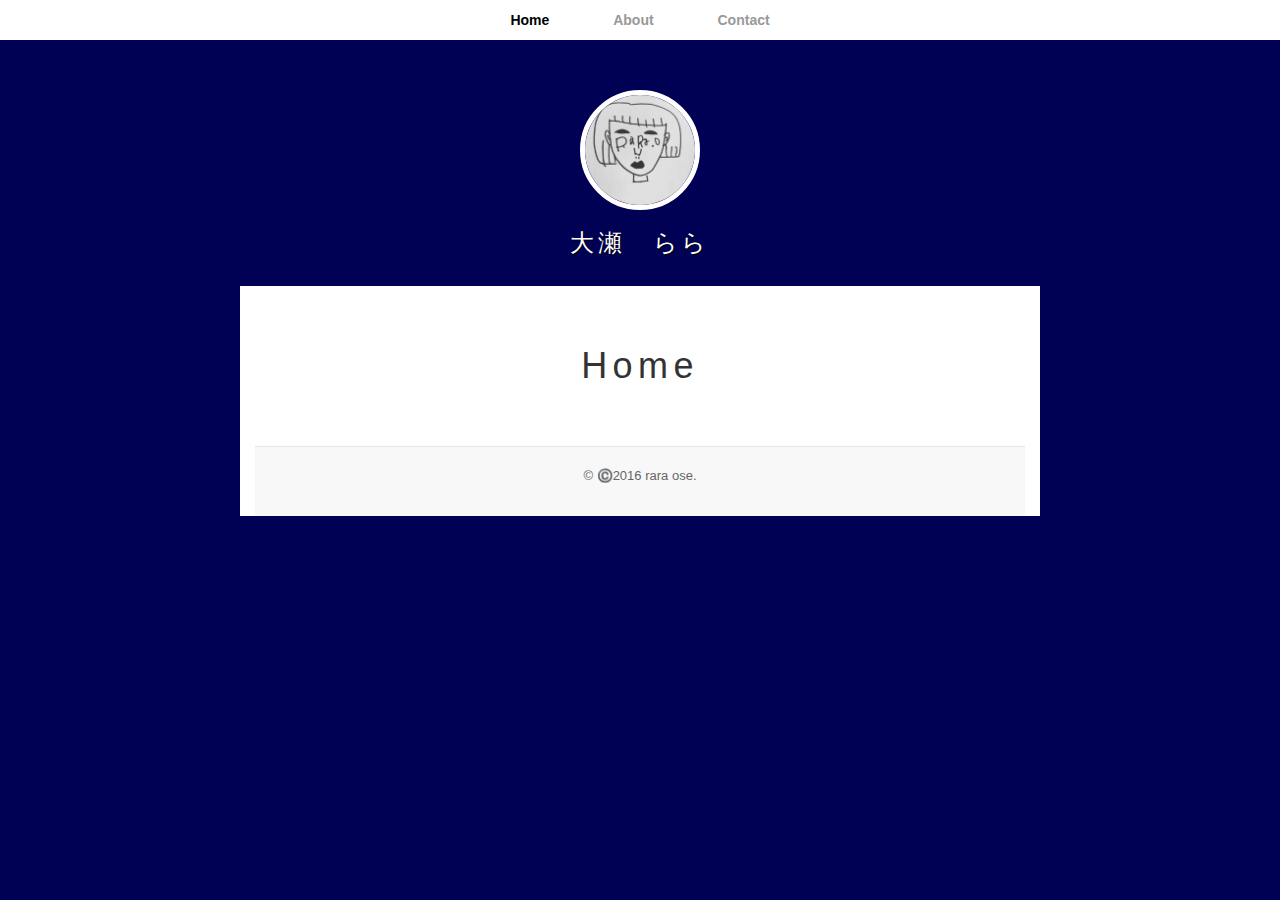
<file: index.html>
<!DOCTYPE html>
<html lang="ja">
  <head>
    <meta charset="utf-8">
    <meta http-equiv="X-UA-Compatible" content="IE=edge">
    <meta name="viewport" content="width=device-width, initial-scale=1">
    <title>大瀬らら｜自己紹介</title>
    <!-- BootstrapのCSS読み込み -->
    <link rel="stylesheet" href="//maxcdn.bootstrapcdn.com/bootstrap/3.3.5/css/bootstrap.min.css">
    <!-- jQuery読み込み -->
    <script src="//ajax.googleapis.com/ajax/libs/jquery/1.11.3/jquery.min.js"></script>
    <!-- BootstrapのJS読み込み -->
    <script src="//maxcdn.bootstrapcdn.com/bootstrap/3.3.5/js/bootstrap.min.js"></script>
    <link rel="stylesheet" href="about.css">
    <style>
      body {
        font-size: 14px;
      }
      
      .navbar {
        border-radius: 0; 
      }
      
      .row {
        margin-bottom: 50px;
      }
      
      .icon {
        text-align: center;
      }
      
      .icon .glyphicon {
        margin-bottom: 10px;
        font-size: 40px;
        color: #777;
      }
      
      .content h2 {
        margin-top: 0;
        padding-bottom: 15px;
      }
      .content p {
        margin-bottom: 30px;
      }
      
      footer {
        border-top: 1px solid#e7e7e7;
        background-color: #f8f8f8;
        text-align: center;
      }
      
      .copyright {
        padding: 20px 0;
        font-size: 12px;
        color: #666;
      }
      
      @media (max-width: 768px) {
        body {
          font-size: 12px;
        }
        h1 {
          font-size: 30px;
        }
        h2 {
          font-size: 24px;
        }
        .panel-title {
          font-size: 14px;
        }
      }
    </style>
    
  <body>
    <header>
      <nav>
        <ul>
          <li><a href="index.html" class="selected">Home</a></li>
          <li><a href="about.html" >About</a></li>
          <li><a href="contact.html">Contact</a></li>
        </ul>
      </nav>
      <div id="logo">
        <img src="raraose.jpg" alt="">
        <h3>大瀬　らら</h3>
      </div>
    </header>
    <div class="container">
      <section>
        <h1>Home</h1>
      
      </section>
      <footer>
        <p>&copy; ©️2016 rara ose.</p>
      </footer>
    </div>
  </body>
</html>
</file>
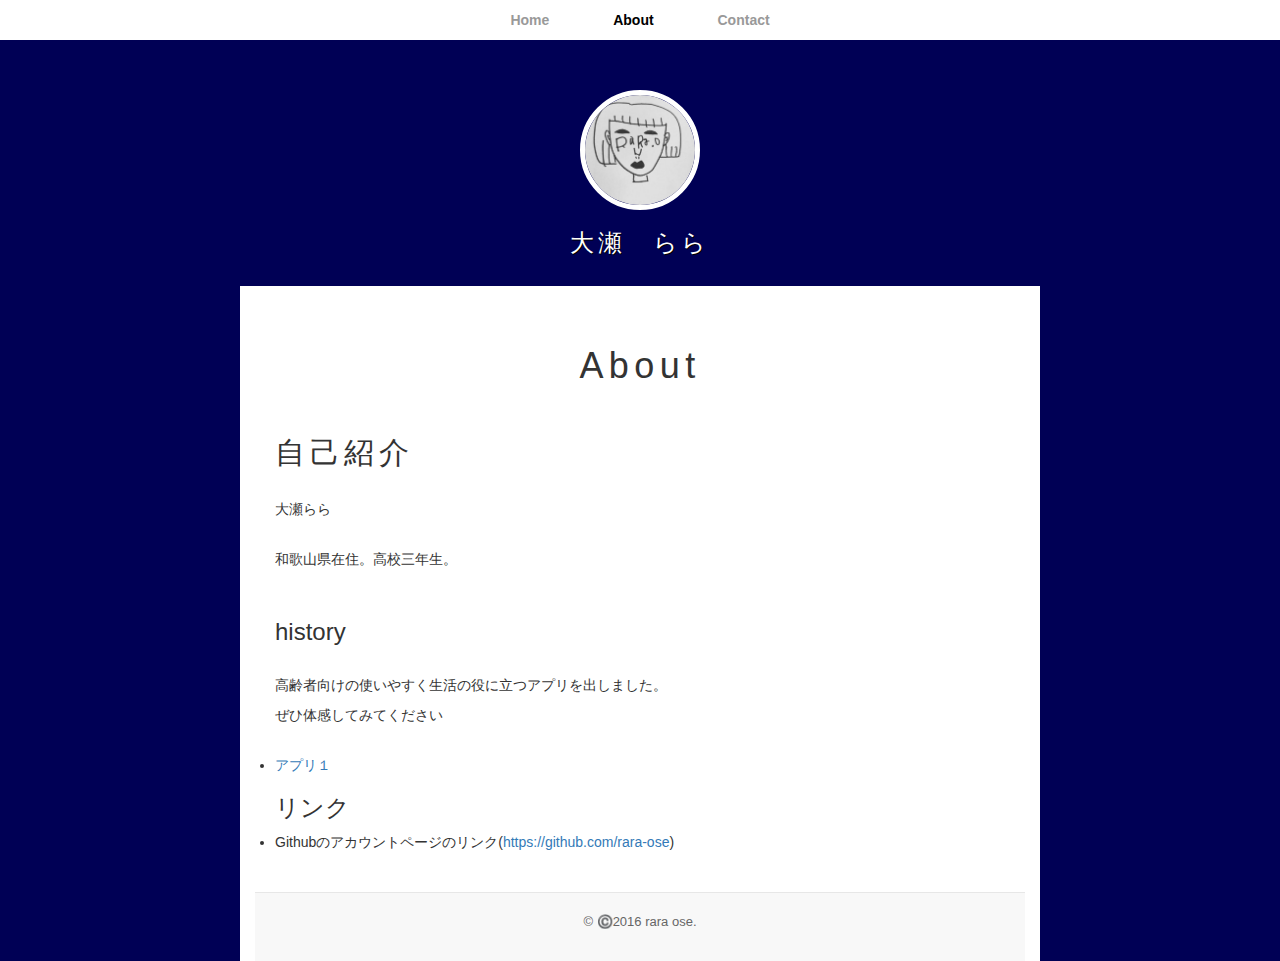
<file: about.html>
<!DOCTYPE html>
<html lang="ja">
  <head>
    <meta charset="utf-8">
    <meta http-equiv="X-UA-Compatible" content="IE=edge">
    <meta name="viewport" content="width=device-width, initial-scale=1">
    <title>大瀬らら｜自己紹介</title>
    <!-- BootstrapのCSS読み込み -->
    <link rel="stylesheet" href="//maxcdn.bootstrapcdn.com/bootstrap/3.3.5/css/bootstrap.min.css">
    <!-- jQuery読み込み -->
    <script src="//ajax.googleapis.com/ajax/libs/jquery/1.11.3/jquery.min.js"></script>
    <!-- BootstrapのJS読み込み -->
    <script src="//maxcdn.bootstrapcdn.com/bootstrap/3.3.5/js/bootstrap.min.js"></script>
    <link rel="stylesheet" href="about.css">
    <style>
      body {
        font-size: 14px;
      }
      
      .navbar {
        border-radius: 0; 
      }
      
      .row {
        margin-bottom: 50px;
      }
      
      .icon {
        text-align: center;
      }
      
      .icon .glyphicon {
        margin-bottom: 10px;
        font-size: 40px;
        color: #777;
      }
      
      .content h2 {
        margin-top: 0;
        padding-bottom: 15px;
      }
      .content p {
        margin-bottom: 30px;
      }
      
      footer {
        border-top: 1px solid#e7e7e7;
        background-color: #f8f8f8;
        text-align: center;
      }
      
      .copyright {
        padding: 20px 0;
        font-size: 12px;
        color: #666;
      }
      
      @media (max-width: 768px) {
        body {
          font-size: 12px;
        }
        h1 {
          font-size: 30px;
        }
        h2 {
          font-size: 24px;
        }
        .panel-title {
          font-size: 14px;
        }
      }
    </style>
    
  <body>
    <header>
      <nav>
        <ul>
          <li><a href="index.html">Home</a></li>
          <li><a href="about.html" class="selected">About</a></li>
          <li><a href="contact.html">Contact</a></li>
        </ul>
      </nav>
      <div id="logo">
        <img src="raraose.jpg" alt="">
        <h3>大瀬　らら</h3>
      </div>
    </header>
    <div class="container">
      <section>
        <h1>About</h1>
        <h2>自己紹介</h2>
    
        <p>大瀬らら</p><br>
        <p>和歌山県在住。高校三年生。</p><br>
        <h3>history</h3><br>
        <p>高齢者向けの使いやすく生活の役に立つアプリを出しました。
        </p>
         <p>ぜひ体感してみてください</p><br>
        <ul>
          
          <li><a target="_blank">アプリ１</a></li>
      </ul>
      <h3>リンク</h3>
      <ul>
      <li>Githubのアカウントページのリンク(<a href=https://github.com/rara-ose>https://github.com/rara-ose</a>)</li>
      </ul>
      </section>
      <footer>
        <p>&copy; ©️2016 rara ose.</p>
      </footer>
    </div>
  </body>
</html>
</file>
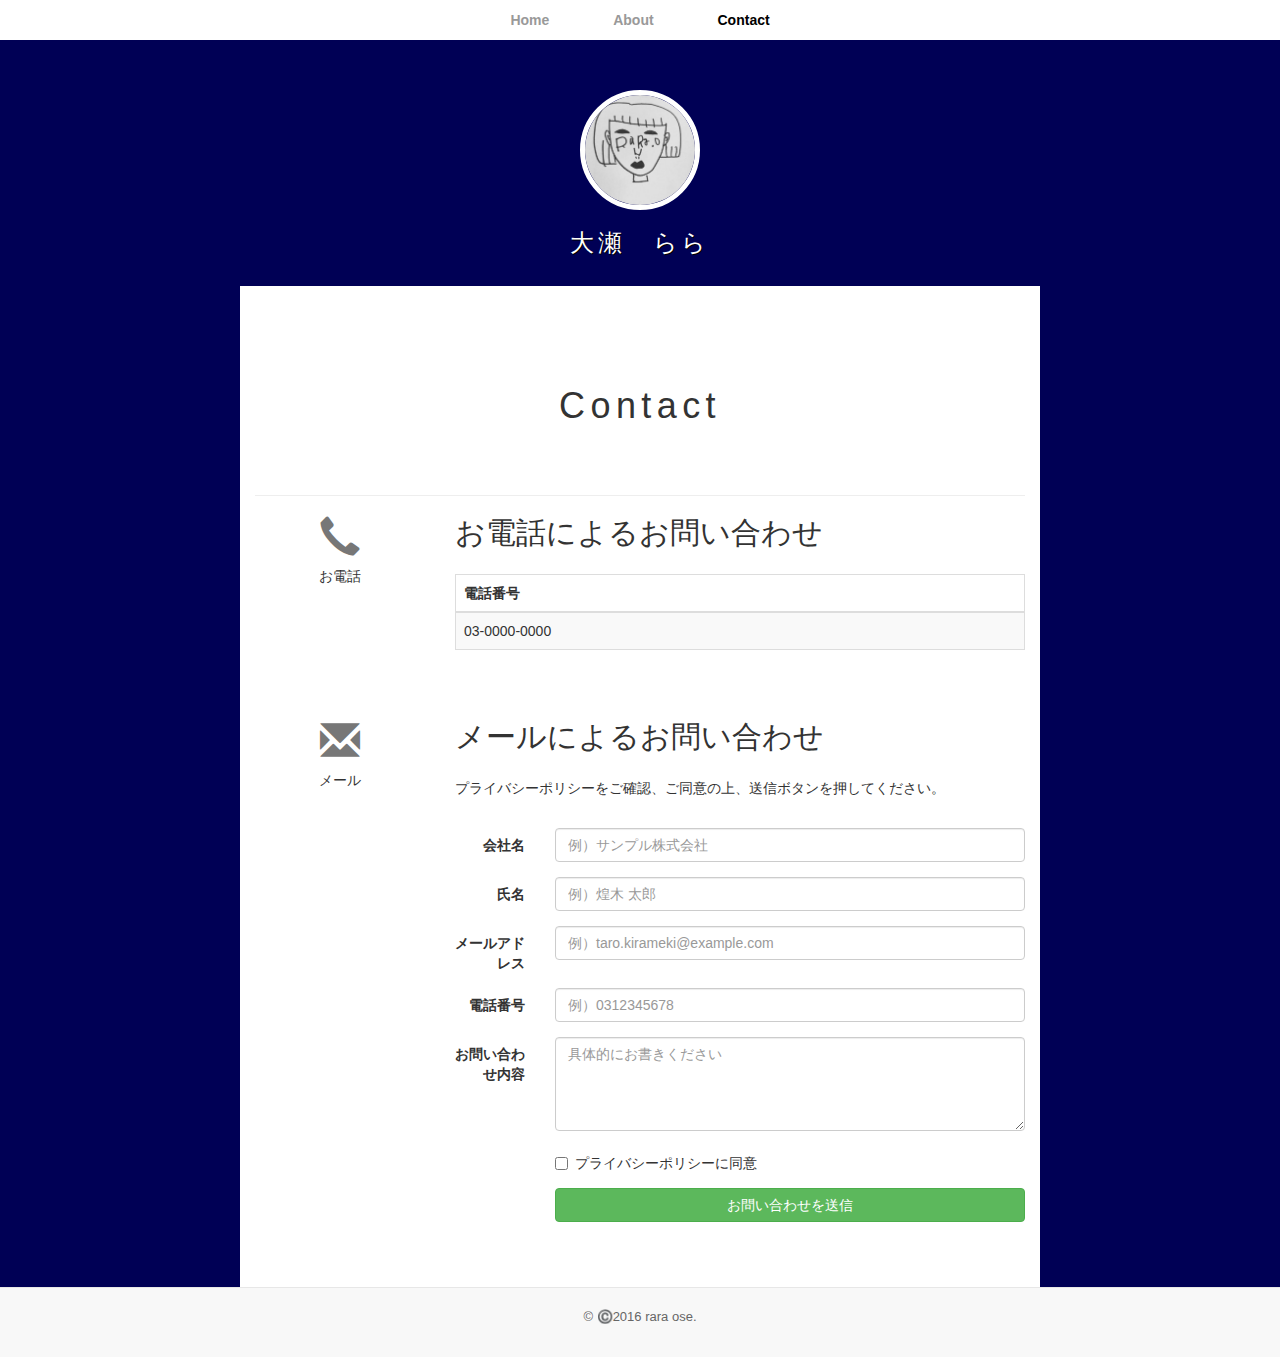
<file: contact.html>
<!DOCTYPE html>
<html lang="ja">
  <head>
    <meta charset="utf-8">
    <meta http-equiv="X-UA-Compatible" content="IE=edge">
    <meta name="viewport" content="width=device-width, initial-scale=1">
    <title>大瀬らら｜自己紹介</title>
    <!-- BootstrapのCSS読み込み -->
    <link rel="stylesheet" href="//maxcdn.bootstrapcdn.com/bootstrap/3.3.5/css/bootstrap.min.css">
    <!-- jQuery読み込み -->
    <script src="//ajax.googleapis.com/ajax/libs/jquery/1.11.3/jquery.min.js"></script>
    <!-- BootstrapのJS読み込み -->
    <script src="//maxcdn.bootstrapcdn.com/bootstrap/3.3.5/js/bootstrap.min.js"></script>
    <link rel="stylesheet" href="about.css">
    <style>
      body {
        font-size: 14px;
      }
      
      .navbar {
        border-radius: 0; 
      }
      
      .row {
        margin-bottom: 50px;
      }
      
      .icon {
        text-align: center;
      }
      
      .icon .glyphicon {
        margin-bottom: 10px;
        font-size: 40px;
        color: #777;
      }
      
      .content h2 {
        margin-top: 0;
        padding-bottom: 15px;
      }
      .content p {
        margin-bottom: 30px;
      }
      
      footer {
        border-top: 1px solid#e7e7e7;
        background-color: #f8f8f8;
        text-align: center;
      }
      
      .copyright {
        padding: 20px 0;
        font-size: 12px;
        color: #666;
      }
      
      @media (max-width: 768px) {
        body {
          font-size: 12px;
        }
        h1 {
          font-size: 30px;
        }
        h2 {
          font-size: 24px;
        }
        .panel-title {
          font-size: 14px;
        }
      }
    </style>
    </head>
    
  <body>
    <header>
      <nav>
        <ul>
          <li><a href="index.html" >Home</a></li>
          <li><a href="about.html" >About</a></li>
          <li><a href="contact.html" class="selected">Contact</a></li>
        </ul>
      </nav>
      <div id="logo">
        <img src="raraose.jpg" alt="">
        <h3>大瀬　らら</h3>
      </div>
    </header>
  
            
     
         

    <div class="container">
      <div class="page-header">
        <section>
        <h1>Contact</h1>
        </section>
      </div>
        <div class="row">
        <div class="icon col-sm-3 hidden-xs">
          <span class="glyphicon glyphicon-earphone" aria-hidden="true"></span>
          <div class="icon-caption">お電話</div>
        </div>
        <div class="content col-sm-9">
          <h2>お電話によるお問い合わせ</h2>
          
          <div class="table-responsive">
            <table class="table table-striped table-bordered">
              <thead>
                <tr>
                 
                  <th>電話番号</th>
                 
                </tr>
              </thead>
              <tbody>
                <tr>
                
                  <td>03-0000-0000</td>
                  
                </tr>
                
               
              </tbody>
            </table>
          </div>
          
        </div>
      </div>
      <div class="row">
        <div class="icon col-sm-3 hidden-xs">
          <span class="glyphicon glyphicon-envelope" aria-hidden="true"></span>
          <div class="icon-caption">メール</div>
        </div>
        <div class="content col-sm-9">
          <h2>メールによるお問い合わせ</h2>
          <p>
            プライバシーポリシーをご確認、ご同意の上、送信ボタンを押してください。<br>
           
          </p>
          <form class="form-horizontal">
            <div class="form-group">
              <label for="inputCompany" class="col-md-2 control-label">会社名</label>
              <div class="col-md-10">
                <input type="text" class="form-control" id="inputCompany" placeholder="例）サンプル株式会社">
              </div>
            </div>
              <div class="form-group">
              <label for="inputName" class="col-md-2 control-label">氏名</label>
              <div class="col-md-10">
                <input type="text" class="form-control" id="inputName" placeholder="例）煌木 太郎">
              </div>
            </div>
            <div class="form-group">
              <label for="inputEmail" class="col-md-2 control-label">メールアドレス</label>
              <div class="col-md-10">
                <input type="email" class="form-control" id="inputEmail" placeholder="例）taro.kirameki@example.com">
              </div>
            </div>
            <div class="form-group">
              <label for="inputTel" class="col-md-2 control-label">電話番号</label>
              <div class="col-md-10">
                <input type="tel" class="form-control" id="inputTel" placeholder="例）0312345678">
              </div>
            </div>
            <div class="form-group">
              <label for="inputContent" class="col-md-2 control-label">お問い合わせ内容</label>
              <div class="col-md-10">
                <textarea class="form-control" id="inputContent" rows="4" placeholder="具体的にお書きください"></textarea>
              </div>
            </div>
            <div class="form-group">
              <div class="col-md-offset-2 col-md-10">
                <div class="checkbox">
                  <label>
                    <input type="checkbox">プライバシーポリシーに同意
                  </label>
                </div>
              </div>
            </div>
            <div class="form-group">
              <div class="col-sm-offset-2 col-sm-10">
                <button type="submit" class="btn btn-default btn-success btn-block">お問い合わせを送信</button>
              </div>
            </div>
          </form>
        </div>
      </div>
    </div>

      <footer>
        <p>&copy; ©️2016 rara ose.</p>
      </footer>

  </body>
</html>
</file>
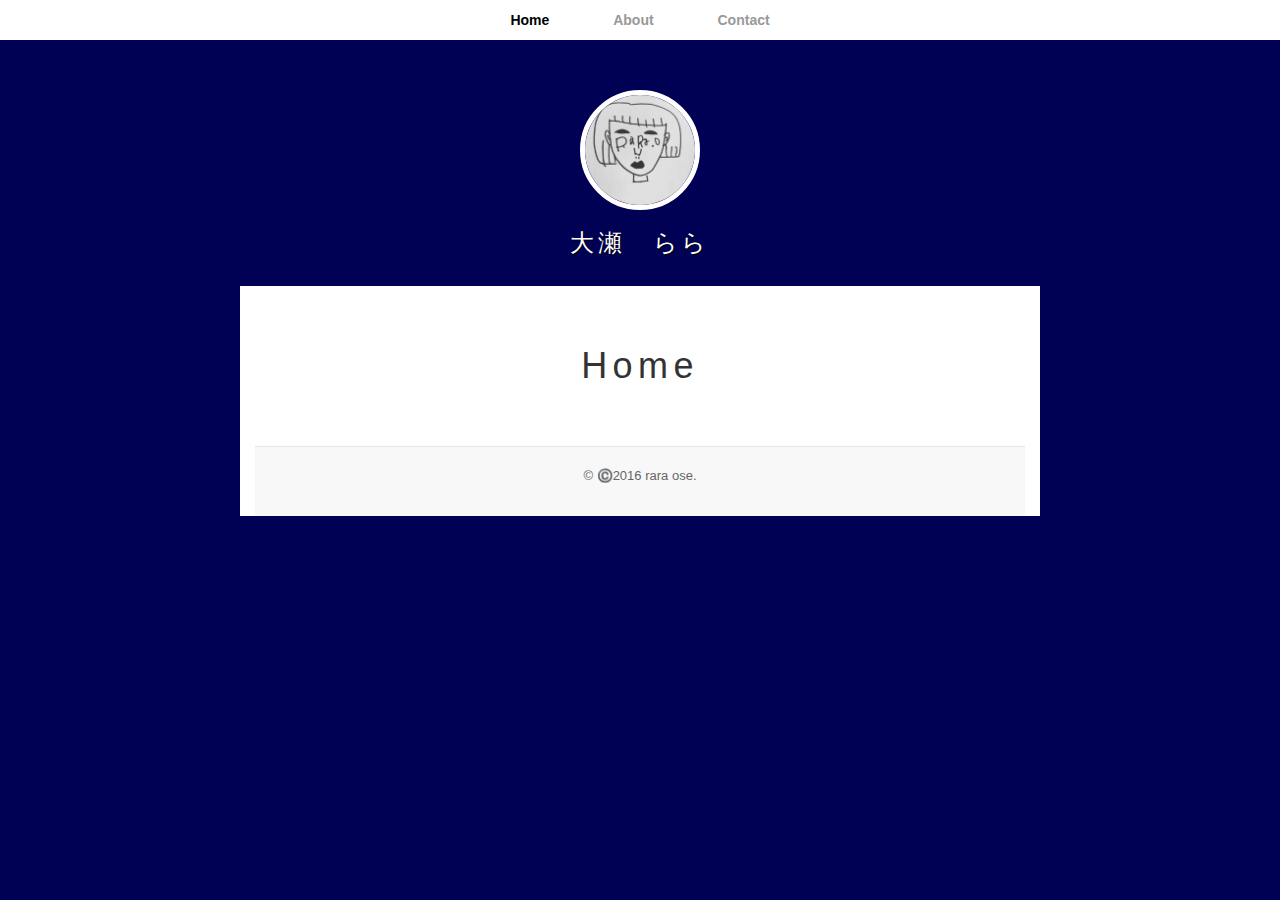
<file: home.html>
<!DOCTYPE html>
<html lang="ja">
  <head>
    <meta charset="utf-8">
    <meta http-equiv="X-UA-Compatible" content="IE=edge">
    <meta name="viewport" content="width=device-width, initial-scale=1">
    <title>大瀬らら｜自己紹介</title>
    <!-- BootstrapのCSS読み込み -->
    <link rel="stylesheet" href="//maxcdn.bootstrapcdn.com/bootstrap/3.3.5/css/bootstrap.min.css">
    <!-- jQuery読み込み -->
    <script src="//ajax.googleapis.com/ajax/libs/jquery/1.11.3/jquery.min.js"></script>
    <!-- BootstrapのJS読み込み -->
    <script src="//maxcdn.bootstrapcdn.com/bootstrap/3.3.5/js/bootstrap.min.js"></script>
    <link rel="stylesheet" href="about.css">
    <style>
      body {
        font-size: 14px;
      }
      
      .navbar {
        border-radius: 0; 
      }
      
      .row {
        margin-bottom: 50px;
      }
      
      .icon {
        text-align: center;
      }
      
      .icon .glyphicon {
        margin-bottom: 10px;
        font-size: 40px;
        color: #777;
      }
      
      .content h2 {
        margin-top: 0;
        padding-bottom: 15px;
      }
      .content p {
        margin-bottom: 30px;
      }
      
      footer {
        border-top: 1px solid#e7e7e7;
        background-color: #f8f8f8;
        text-align: center;
      }
      
      .copyright {
        padding: 20px 0;
        font-size: 12px;
        color: #666;
      }
      
      @media (max-width: 768px) {
        body {
          font-size: 12px;
        }
        h1 {
          font-size: 30px;
        }
        h2 {
          font-size: 24px;
        }
        .panel-title {
          font-size: 14px;
        }
      }
    </style>
    
  <body>
    <header>
      <nav>
        <ul>
          <li><a href="home.html" class="selected">Home</a></li>
          <li><a href="about.html" >About</a></li>
          <li><a href="contact.html">Contact</a></li>
        </ul>
      </nav>
      <div id="logo">
        <img src="raraose.jpg" alt="">
        <h3>大瀬　らら</h3>
      </div>
    </header>
    <div class="container">
      <section>
        <h1>Home</h1>
      
      </section>
      <footer>
        <p>&copy; ©️2016 rara ose.</p>
      </footer>
    </div>
  </body>
</html>
</file>
<file: about.css>
* {
  margin: 0;
  padding: 0;
}

body {
  font-family: YuGothic, "游ゴシック", "メイリオ", Meiryo, "ヒラギノ角ゴ Pro W3", "Hiragino Kaku Gothic Pro", sans-serif;
  background-color: #000055;
  font-size: 14px;
}



header {
  
  background-position: center center;
  background-size: cover;
  background-repeat: no-repeat;
  padding-bottom: 100px;
}

#logo {
  padding: 20px 0;
  text-align: center;
}

#logo img {
  max-width: 120px;
  border: 5px solid #fff;
  border-radius: 100%;
}
#logo h3 {
  letter-spacing: 0.15em;
  color: #fff;
  text-shadow: 1px 1px 0px #000;
}

nav {
  margin: 0 0 30px 0;
  padding: 10px 0;
  text-align: center;
  background-color: #fff;
}

nav ul {
  margin: 0 10px;
  padding: 0;
}

nav ul li {
  margin: 0 20px;
  display: inline-block;
}

nav ul li a {
  padding: 15px 10px;
  text-decoration: none;
  color: #999;
  font-weight: bold;
}

nav ul li a.selected {
  color: #000;
}

.container {
  max-width: 800px;
  margin: -100px auto 0;
  background-color: #fff;
}

section {
  padding: 30px 20px;
}
section h1{
        padding: 10px 0 20px 0;
    text-align: center;
    letter-spacing: 0.15em;

}

section h2 {
  padding: 10px 0 20px 0;

  letter-spacing: 0.15em;
}

footer {
  padding: 20px 0;
  font-size: 93%;
  text-align: center;
  background-color: #ccc;
  color: #666;
}
</file>
